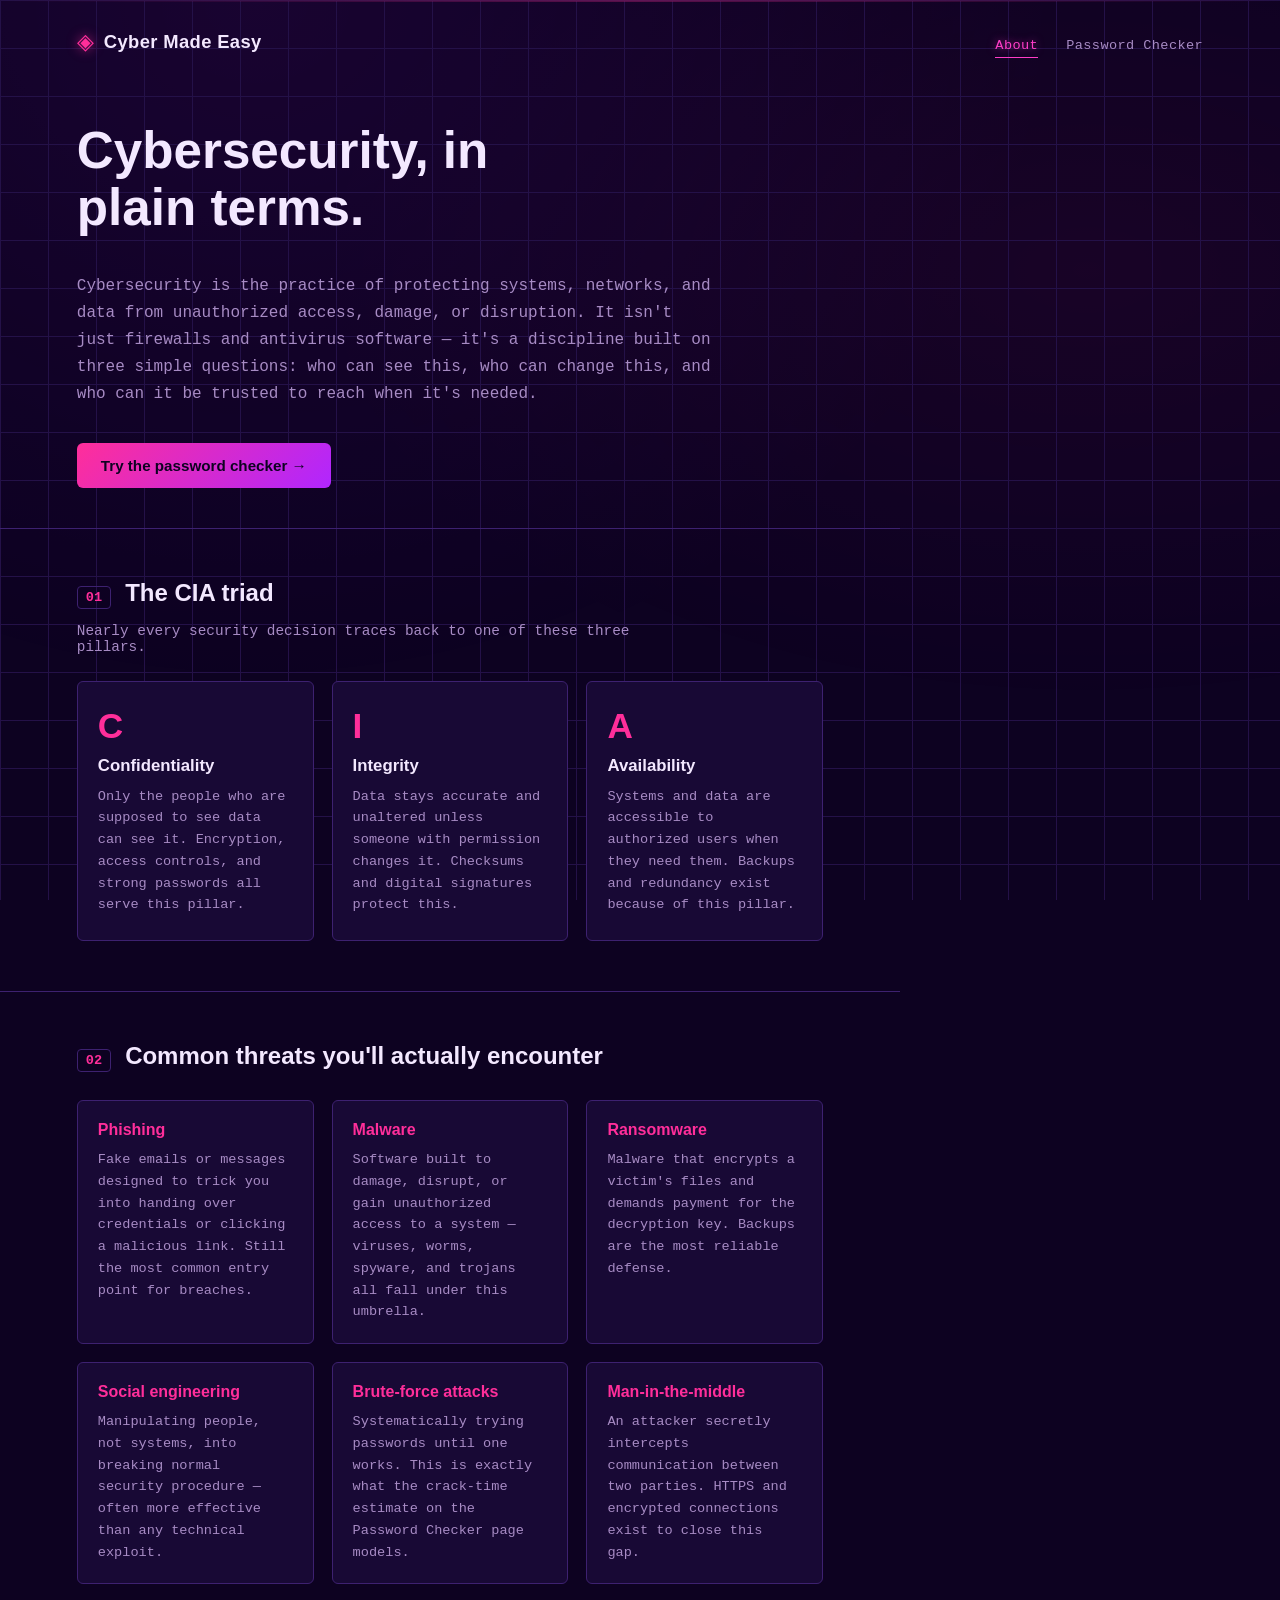
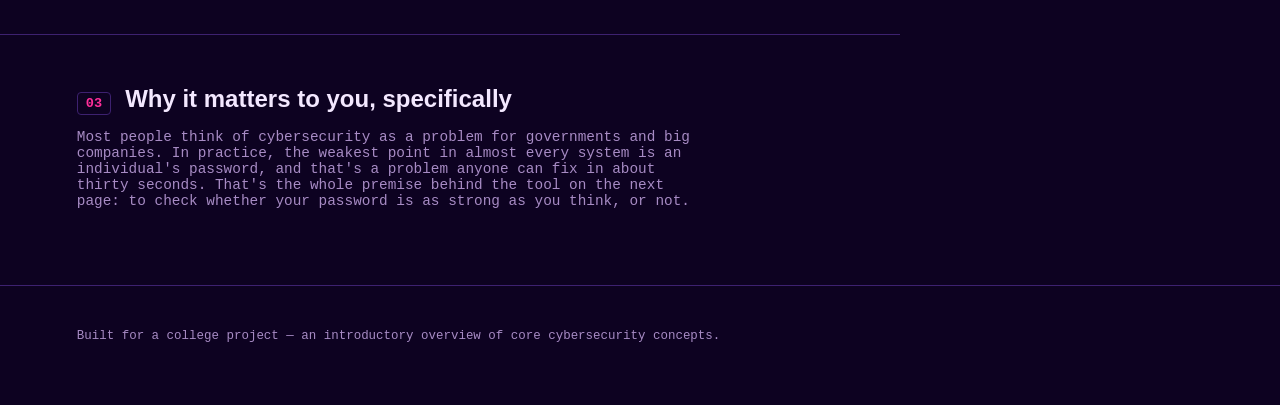
<file: index.html>
<!DOCTYPE html>
<html lang="en">
<head>
<meta charset="UTF-8">
<meta name="viewport" content="width=device-width, initial-scale=1.0">
<title>Cyber Made Easy — About Cybersecurity</title>
<link rel="stylesheet" href="style.css">
</head>
<body>

  <div class="grid-overlay" aria-hidden="true"></div>

  <header class="site-header">
    <div class="brand">
      <span class="brand-mark">◈</span>
      <span class="brand-name" data-text="Cyber Made Easy">Cyber Made Easy</span>
    </div>
    <nav class="site-nav">
      <a href="index.html" class="active">About</a>
      <a href="checker.html">Password Checker</a>
    </nav>
  </header>

  <main>

    <!-- HERO -->
    <section class="hero">
      <h1>Cybersecurity, in<br>plain terms.</h1>
      <p class="lede">
        Cybersecurity is the practice of protecting systems, networks, and data
        from unauthorized access, damage, or disruption. It isn't just firewalls
        and antivirus software — it's a discipline built on three simple questions:
        who can see this, who can change this, and who can it be trusted to
        reach when it's needed.
      </p>
      <a href="checker.html" class="cta-btn">Try the password checker →</a>
    </section>

    <!-- CIA TRIAD -->
    <section class="evidence">
      <h2><span class="section-num">01</span> The CIA triad</h2>
      <p class="section-intro">Nearly every security decision traces back to one of these three pillars.</p>
      <div class="triad-grid">
        <div class="triad-card reveal">
          <span class="triad-letter">C</span>
          <h3>Confidentiality</h3>
          <p>Only the people who are supposed to see data can see it. Encryption, access controls, and strong passwords all serve this pillar.</p>
        </div>
        <div class="triad-card reveal">
          <span class="triad-letter">I</span>
          <h3>Integrity</h3>
          <p>Data stays accurate and unaltered unless someone with permission changes it. Checksums and digital signatures protect this.</p>
        </div>
        <div class="triad-card reveal">
          <span class="triad-letter">A</span>
          <h3>Availability</h3>
          <p>Systems and data are accessible to authorized users when they need them. Backups and redundancy exist because of this pillar.</p>
        </div>
      </div>
    </section>

    <!-- COMMON THREATS -->
    <section class="notes">
      <h2><span class="section-num">02</span> Common threats you'll actually encounter</h2>
      <div class="notes-grid threat-grid">
        <div class="note-card reveal">
          <h3>Phishing</h3>
          <p>Fake emails or messages designed to trick you into handing over credentials or clicking a malicious link. Still the most common entry point for breaches.</p>
        </div>
        <div class="note-card reveal">
          <h3>Malware</h3>
          <p>Software built to damage, disrupt, or gain unauthorized access to a system — viruses, worms, spyware, and trojans all fall under this umbrella.</p>
        </div>
        <div class="note-card reveal">
          <h3>Ransomware</h3>
          <p>Malware that encrypts a victim's files and demands payment for the decryption key. Backups are the most reliable defense.</p>
        </div>
        <div class="note-card reveal">
          <h3>Social engineering</h3>
          <p>Manipulating people, not systems, into breaking normal security procedure — often more effective than any technical exploit.</p>
        </div>
        <div class="note-card reveal">
          <h3>Brute-force attacks</h3>
          <p>Systematically trying passwords until one works. This is exactly what the crack-time estimate on the Password Checker page models.</p>
        </div>
        <div class="note-card reveal">
          <h3>Man-in-the-middle</h3>
          <p>An attacker secretly intercepts communication between two parties. HTTPS and encrypted connections exist to close this gap.</p>
        </div>
      </div>
    </section>

    <!-- WHY IT MATTERS -->
    <section class="evidence">
      <h2><span class="section-num">03</span> Why it matters to you, specifically</h2>
      <p class="section-intro">
        Most people think of cybersecurity as a problem for governments and big
        companies. In practice, the weakest point in almost every system is an
        individual's password, and that's a problem anyone can fix in about
        thirty seconds. That's the whole premise behind the tool on the next page:
        to check whether your password is as strong as you think, or not.
      </p>
    </section>

  </main>

  <footer class="site-footer">
    <p>Built for a college project — an introductory overview of core cybersecurity concepts.</p>
  </footer>

<script src="about.js"></script>
</body>
</html>
</file>
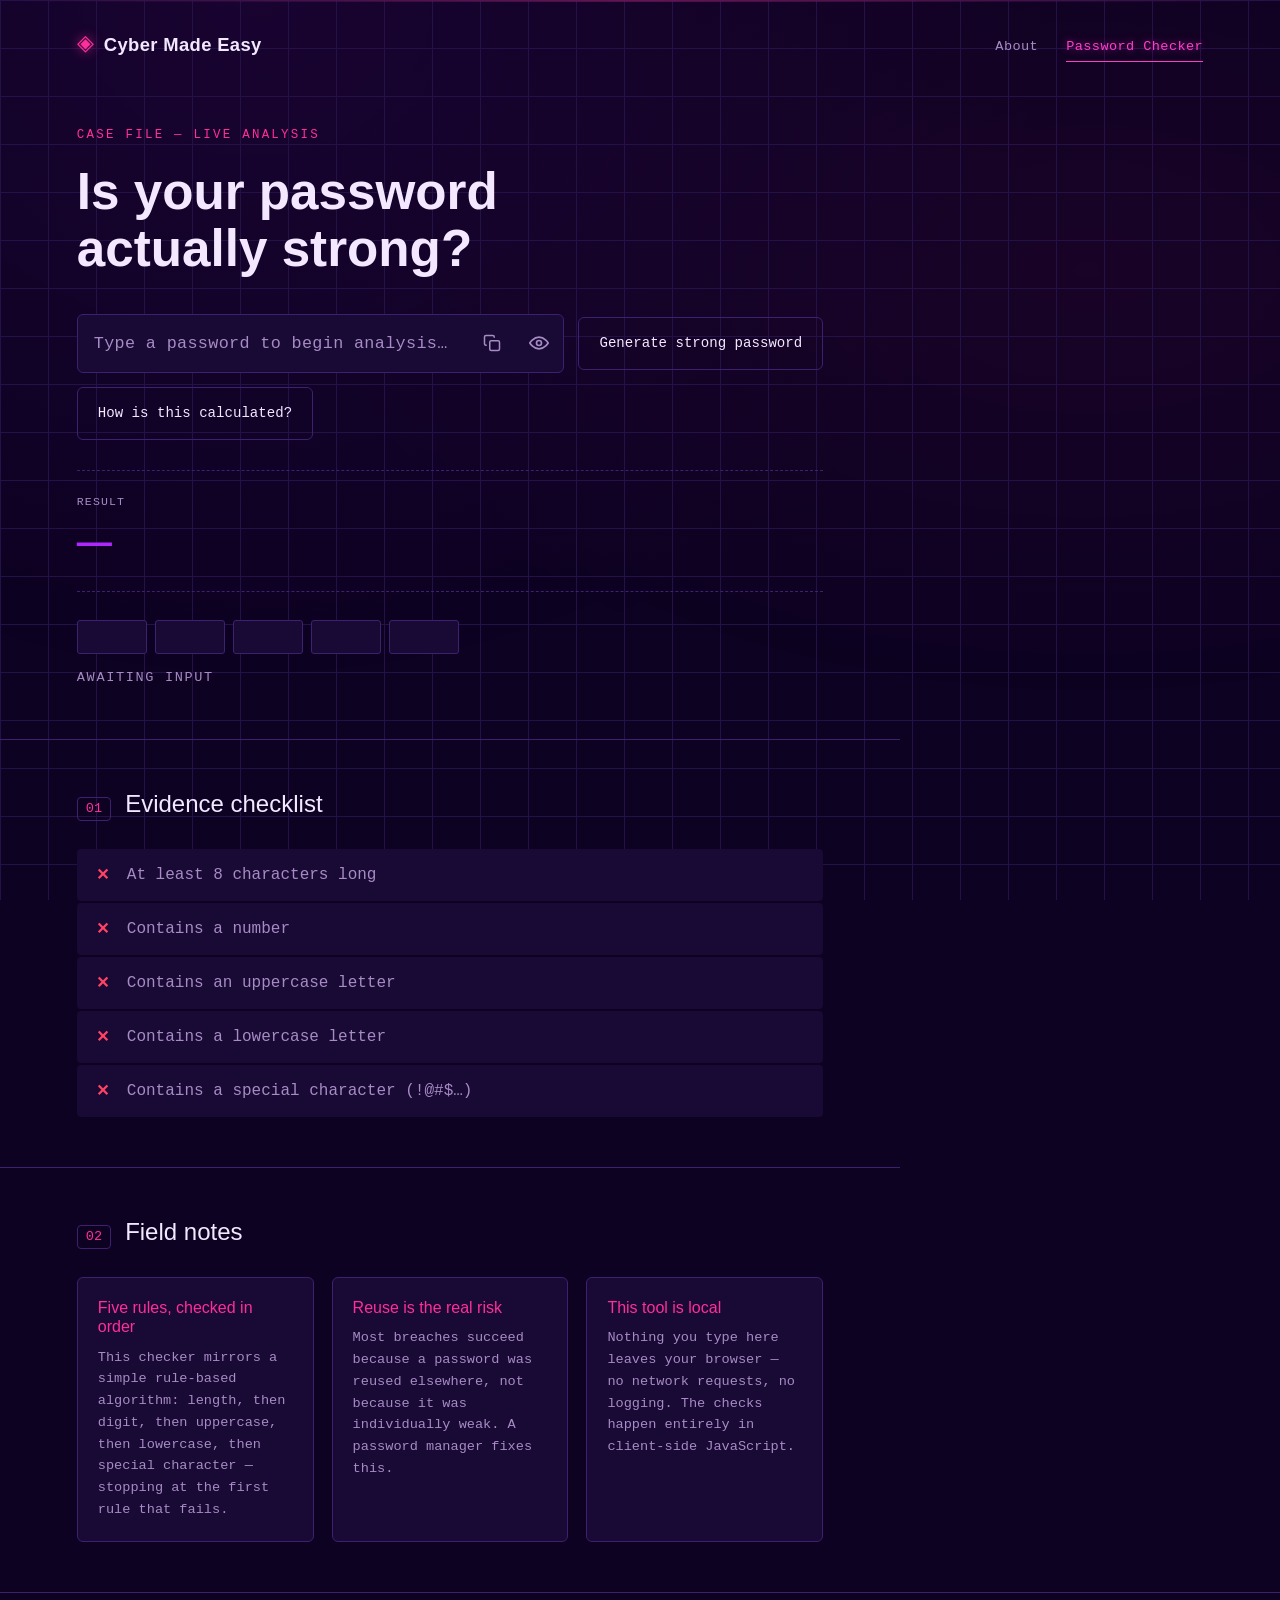
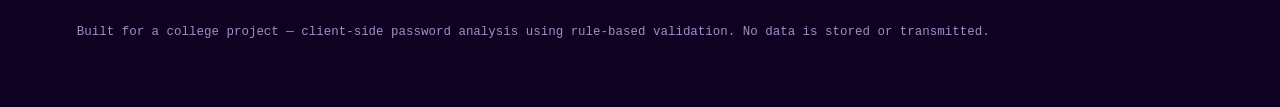
<file: checker.html>
<!DOCTYPE html>
<html lang="en">
<head>
<meta charset="UTF-8">
<meta name="viewport" content="width=device-width, initial-scale=1.0">
<title>Cyber Made Easy — Password Checker</title>
<link rel="stylesheet" href="https://cdn.jsdelivr.net/npm/bootstrap@5.3.3/dist/css/bootstrap.min.css">
<link rel="stylesheet" href="style.css">
</head>
<body>

  <div class="grid-overlay" aria-hidden="true"></div>

  <header class="site-header">
    <div class="brand">
      <span class="brand-mark">◈</span>
      <span class="brand-name" data-text="Cyber Made Easy">Cyber Made Easy</span>
    </div>
    <nav class="site-nav">
      <a href="index.html">About</a>
      <a href="checker.html" class="active">Password Checker</a>
    </nav>
  </header>

  <main>

    <!-- HERO: verdict message mirrors the Python function's return value -->
    <section class="hero">
      <p class="eyebrow">CASE FILE — LIVE ANALYSIS</p>
      <h1>Is your password<br>actually strong?</h1>

      <div class="input-rig">
        <div class="input-wrap">
          <input type="password" id="pwInput" placeholder="Type a password to begin analysis…" autocomplete="off" spellcheck="false">
          <button id="copyBtn" class="icon-btn" type="button" aria-label="Copy password">
            <svg width="18" height="18" viewBox="0 0 24 24" fill="none" stroke="currentColor" stroke-width="2"><rect x="9" y="9" width="13" height="13" rx="2"/><path d="M5 15H4a2 2 0 0 1-2-2V4a2 2 0 0 1 2-2h9a2 2 0 0 1 2 2v1"/></svg>
          </button>
          <button id="toggleVisibility" class="icon-btn" type="button" aria-label="Show password">
            <svg id="eyeIcon" width="20" height="20" viewBox="0 0 24 24" fill="none" stroke="currentColor" stroke-width="2"><path d="M1 12s4-7 11-7 11 7 11 7-4 7-11 7-11-7-11-7z"/><circle cx="12" cy="12" r="3"/></svg>
          </button>
        </div>
        <button id="generateBtn" class="ghost-btn" type="button">Generate strong password</button>
        <button class="ghost-btn" type="button" data-bs-toggle="modal" data-bs-target="#howModal">How is this calculated?</button>
      </div>

      <div class="readout-panel">
        <div class="readout">
          <span class="readout-label">Result</span>
          <span class="readout-value" id="resultMessage">—</span>
        </div>
      </div>

      <div class="brute-sim" id="bruteSim" aria-live="polite">
        <span id="bruteSimText"></span><span class="cursor-blink"></span>
      </div>

      <!-- Signature element: tumbler lock strength meter -->
      <div class="tumbler-lock" id="tumblerLock" aria-hidden="true">
        <div class="pin" data-level="1"></div>
        <div class="pin" data-level="2"></div>
        <div class="pin" data-level="3"></div>
        <div class="pin" data-level="4"></div>
        <div class="pin" data-level="5"></div>
      </div>
      <p class="verdict" id="verdictText">AWAITING INPUT</p>
    </section>

    <!-- EVIDENCE CHECKLIST -->
    <section class="evidence">
      <h2><span class="section-num">01</span> Evidence checklist</h2>
      <ul class="checklist" id="checklist">
        <li data-check="length"><span class="stamp">✕</span><span class="check-text">At least 8 characters long</span></li>
        <li data-check="number"><span class="stamp">✕</span><span class="check-text">Contains a number</span></li>
        <li data-check="upper"><span class="stamp">✕</span><span class="check-text">Contains an uppercase letter</span></li>
        <li data-check="lower"><span class="stamp">✕</span><span class="check-text">Contains a lowercase letter</span></li>
        <li data-check="symbol"><span class="stamp">✕</span><span class="check-text">Contains a special character (!@#$…)</span></li>
      </ul>
    </section>

    <!-- FIELD NOTES -->
    <section class="notes">
      <h2><span class="section-num">02</span> Field notes</h2>
      <div class="notes-grid">
        <div class="note-card">
          <h3>Five rules, checked in order</h3>
          <p>This checker mirrors a simple rule-based algorithm: length, then digit, then uppercase, then lowercase, then special character — stopping at the first rule that fails.</p>
        </div>
        <div class="note-card">
          <h3>Reuse is the real risk</h3>
          <p>Most breaches succeed because a password was reused elsewhere, not because it was individually weak. A password manager fixes this.</p>
        </div>
        <div class="note-card">
          <h3>This tool is local</h3>
          <p>Nothing you type here leaves your browser — no network requests, no logging. The checks happen entirely in client-side JavaScript.</p>
        </div>
      </div>
    </section>

  </main>

  <footer class="site-footer">
    <p>Built for a college project — client-side password analysis using rule-based validation. No data is stored or transmitted.</p>
  </footer>

  <!-- Bootstrap modal: explains the checking logic -->
  <div class="modal fade" id="howModal" tabindex="-1" aria-hidden="true">
    <div class="modal-dialog modal-dialog-centered">
      <div class="modal-content">
        <div class="modal-header">
          <h5 class="modal-title" style="font-family: var(--font-display);">How this checker works</h5>
          <button type="button" class="btn-close" data-bs-dismiss="modal" aria-label="Close"></button>
        </div>
        <div class="modal-body" style="font-size: 0.9rem; line-height: 1.7;">
          <p>Five checks run in order, and the analysis stops at the first one that fails — the same logic as the original rule-based algorithm this tool is built on:</p>
          <ol style="padding-left: 20px;">
            <li>At least 8 characters</li>
            <li>Contains a number</li>
            <li>Contains an uppercase letter</li>
            <li>Contains a lowercase letter</li>
            <li>Contains a special character</li>
          </ol>
          <p>The checklist and lock meter below the input show <em>all five</em> at once, so you can see everything that still needs fixing rather than one issue at a time.</p>
        </div>
      </div>
    </div>
  </div>

  <!-- Toast notification -->
  <div class="toast-container position-fixed bottom-0 end-0 p-3" style="z-index: 1100;">
    <div id="copyToast" class="toast" role="status" aria-live="polite" aria-atomic="true">
      <div class="toast-body" id="toastBody">Copied to clipboard.</div>
    </div>
  </div>

<script src="https://cdn.jsdelivr.net/npm/bootstrap@5.3.3/dist/js/bootstrap.bundle.min.js"></script>
<script src="script.js"></script>
</body>
</html>
</file>
<file: style.css>
/* ===== Tokens — cyberpunk violet/magenta palette ===== */
:root {
  --void: #0D0221;
  --panel: #180935;
  --line: #3D2170;
  --paper: #F3E8FF;
  --dim: #A78BC4;

  --pink: #FF2E9A;
  --magenta: #FF3EC8;
  --violet: #9D4EDD;
  --violet-glow: #B026FF;
  --red: #FF4365;

  --font-display: 'Space Grotesk', 'Segoe UI', sans-serif;
  --font-mono: 'JetBrains Mono', 'Courier New', monospace;
}

@font-face {
  font-family: 'Space Grotesk';
  src: local('Space Grotesk');
}

* { box-sizing: border-box; }

html, body {
  margin: 0;
  padding: 0;
  background: var(--void);
  color: var(--paper);
  font-family: var(--font-mono);
  scroll-behavior: smooth;
}

@media (prefers-reduced-motion: reduce) {
  * { animation-duration: 0.01ms !important; transition-duration: 0.01ms !important; }
}

/* subtle purple grid + glow wash for the "cyberpunk lab" feel */
.grid-overlay {
  position: fixed;
  inset: 0;
  pointer-events: none;
  background-image:
    linear-gradient(var(--line) 1px, transparent 1px),
    linear-gradient(90deg, var(--line) 1px, transparent 1px),
    radial-gradient(ellipse at 20% 0%, rgba(176, 38, 255, 0.15), transparent 55%),
    radial-gradient(ellipse at 85% 30%, rgba(255, 46, 154, 0.10), transparent 50%);
  background-size: 48px 48px, 48px 48px, 100% 100%, 100% 100%;
  opacity: 0.5;
  z-index: 0;
}

/* thin scanline sweep — signature ambient motion */
.grid-overlay::after {
  content: '';
  position: absolute;
  left: 0; right: 0;
  height: 2px;
  background: linear-gradient(90deg, transparent, rgba(255, 46, 154, 0.6), transparent);
  animation: scan 7s linear infinite;
}
@keyframes scan {
  0% { top: -2px; }
  100% { top: 100%; }
}

/* ===== Header ===== */
.site-header {
  position: relative;
  z-index: 1;
  display: flex;
  align-items: baseline;
  justify-content: space-between;
  padding: 28px 6vw 0;
}
.brand { display: flex; align-items: center; gap: 10px; }
.brand-mark { color: var(--pink); font-size: 1.4rem; text-shadow: 0 0 12px rgba(255, 46, 154, 0.7); }
.brand-name {
  font-family: var(--font-display);
  font-weight: 700;
  font-size: 1.15rem;
  letter-spacing: 0.02em;
  position: relative;
  color: var(--paper);
}
/* glitch flicker on the brand name, restrained: fires briefly every few seconds */
.brand-name::before,
.brand-name::after {
  content: attr(data-text);
  position: absolute;
  left: 0; top: 0;
  width: 100%;
  overflow: hidden;
  opacity: 0;
}
.brand-name::before {
  color: var(--pink);
  animation: glitch-a 6s infinite;
  clip-path: inset(0 0 60% 0);
}
.brand-name::after {
  color: var(--violet-glow);
  animation: glitch-b 6s infinite;
  clip-path: inset(60% 0 0 0);
}
@keyframes glitch-a {
  0%, 92%, 100% { opacity: 0; transform: translate(0); }
  93% { opacity: 0.8; transform: translate(-2px, 0); }
  95% { opacity: 0.8; transform: translate(2px, 0); }
  97% { opacity: 0; }
}
@keyframes glitch-b {
  0%, 92%, 100% { opacity: 0; transform: translate(0); }
  93% { opacity: 0.8; transform: translate(2px, 0); }
  95% { opacity: 0.8; transform: translate(-2px, 0); }
  97% { opacity: 0; }
}

.brand-tag { color: var(--dim); font-size: 0.8rem; }

.site-nav { display: flex; gap: 28px; }
.site-nav a {
  color: var(--dim);
  text-decoration: none;
  font-size: 0.85rem;
  letter-spacing: 0.03em;
  padding-bottom: 4px;
  border-bottom: 1px solid transparent;
  transition: color 0.2s, border-color 0.2s, text-shadow 0.2s;
}
.site-nav a:hover { color: var(--paper); }
.site-nav a.active { color: var(--magenta); border-color: var(--magenta); text-shadow: 0 0 8px rgba(255, 62, 200, 0.6); }

/* ===== Hero ===== */
main { position: relative; z-index: 1; }

.hero {
  padding: 64px 6vw 40px;
  max-width: 900px;
}
.eyebrow {
  color: var(--pink);
  font-size: 0.78rem;
  letter-spacing: 0.18em;
  margin: 0 0 18px;
}
.hero h1 {
  font-family: var(--font-display);
  font-weight: 700;
  font-size: clamp(1.9rem, 4.4vw, 3.2rem);
  line-height: 1.12;
  margin: 0 0 36px;
  color: var(--paper);
}

.input-rig { display: flex; flex-wrap: wrap; gap: 14px; align-items: center; margin-bottom: 30px; }

.input-wrap {
  position: relative;
  flex: 1 1 380px;
  display: flex;
  align-items: center;
  background: var(--panel);
  border: 1px solid var(--line);
  border-radius: 6px;
  transition: border-color 0.2s, box-shadow 0.2s;
}
.input-wrap:focus-within { border-color: var(--magenta); box-shadow: 0 0 0 3px rgba(255, 62, 200, 0.15), 0 0 20px rgba(255, 62, 200, 0.15); }

#pwInput {
  flex: 1;
  background: transparent;
  border: none;
  outline: none;
  color: var(--paper);
  font-family: var(--font-mono);
  font-size: 1.05rem;
  padding: 16px 16px;
  letter-spacing: 0.02em;
}
#pwInput::placeholder { color: var(--dim); }

.icon-btn {
  background: none;
  border: none;
  color: var(--dim);
  cursor: pointer;
  padding: 10px 14px;
  display: flex;
  align-items: center;
  transition: color 0.2s;
}
.icon-btn:hover { color: var(--magenta); }

.ghost-btn {
  background: transparent;
  border: 1px solid var(--line);
  color: var(--paper);
  font-family: var(--font-mono);
  font-size: 0.88rem;
  padding: 15px 20px;
  border-radius: 6px;
  cursor: pointer;
  white-space: nowrap;
  transition: border-color 0.2s, color 0.2s, box-shadow 0.2s;
}
.ghost-btn:hover { border-color: var(--violet-glow); color: var(--violet-glow); box-shadow: 0 0 16px rgba(176, 38, 255, 0.25); }

/* Readouts */
.readout-panel {
  display: flex;
  gap: 40px;
  flex-wrap: wrap;
  border-top: 1px dashed var(--line);
  border-bottom: 1px dashed var(--line);
  padding: 22px 0;
  margin-bottom: 28px;
}
.readout { display: flex; flex-direction: column; gap: 6px; }
.readout-label {
  font-size: 0.72rem;
  color: var(--dim);
  letter-spacing: 0.1em;
  text-transform: uppercase;
}
.readout-value {
  font-family: var(--font-display);
  font-size: clamp(1.6rem, 3.4vw, 2.2rem);
  font-weight: 700;
  color: var(--violet-glow);
  transition: color 0.3s, text-shadow 0.3s;
}
.readout.secondary .readout-value { font-size: 1.6rem; color: var(--paper); }
.readout-value small { font-size: 0.9rem; color: var(--dim); font-weight: 400; }

.readout-value.weak { color: var(--red); text-shadow: 0 0 14px rgba(255, 67, 101, 0.35); }
.readout-value.strong { color: var(--pink); text-shadow: 0 0 14px rgba(255, 46, 154, 0.4); }
.readout-value.vstrong { color: var(--violet-glow); text-shadow: 0 0 16px rgba(176, 38, 255, 0.5); }

/* ===== Tumbler lock signature meter ===== */
.tumbler-lock {
  display: flex;
  gap: 8px;
  margin-bottom: 14px;
}
.pin {
  height: 34px;
  flex: 1;
  max-width: 70px;
  background: var(--panel);
  border: 1px solid var(--line);
  border-radius: 3px;
  position: relative;
  overflow: hidden;
  transition: transform 0.25s ease, box-shadow 0.25s ease;
}
.pin::after {
  content: '';
  position: absolute;
  inset: 0;
  background: var(--red);
  transform: translateY(100%);
  transition: transform 0.35s cubic-bezier(.2,.9,.3,1.2), background 0.3s;
}
.pin.lit::after { transform: translateY(0%); }
.pin.lit { transform: translateY(-3px); }
.pin[data-level="1"].lit::after { background: var(--red); }
.pin[data-level="2"].lit::after { background: var(--red); }
.pin[data-level="3"].lit::after { background: var(--pink); }
.pin[data-level="4"].lit::after { background: var(--violet); }
.pin[data-level="5"].lit::after { background: var(--violet-glow); }
.pin[data-level="5"].lit { box-shadow: 0 0 14px rgba(176, 38, 255, 0.5); }

.verdict {
  font-size: 0.85rem;
  letter-spacing: 0.12em;
  color: var(--dim);
  margin: 0 0 10px;
}

/* ===== Brute-force simulation readout (new interactive element) ===== */
.brute-sim {
  font-family: var(--font-mono);
  font-size: 0.85rem;
  color: var(--dim);
  background: var(--panel);
  border: 1px solid var(--line);
  border-left: 3px solid var(--red);
  border-radius: 4px;
  padding: 12px 16px;
  margin: 0 0 20px;
  min-height: 20px;
  display: none;
  overflow: hidden;
  white-space: nowrap;
  text-overflow: ellipsis;
}
.brute-sim.active { display: block; }
.brute-sim .cursor-blink {
  display: inline-block;
  width: 8px;
  height: 14px;
  background: var(--red);
  margin-left: 4px;
  vertical-align: middle;
  animation: blink 0.8s steps(1) infinite;
}
@keyframes blink { 50% { opacity: 0; } }

.lede {
  font-family: var(--font-mono);
  font-size: 1rem;
  line-height: 1.7;
  color: var(--dim);
  max-width: 640px;
  margin: 0 0 34px;
}

.cta-btn {
  display: inline-block;
  background: linear-gradient(135deg, var(--pink), var(--violet-glow));
  color: var(--void);
  font-family: var(--font-display);
  font-weight: 700;
  font-size: 0.95rem;
  text-decoration: none;
  padding: 14px 24px;
  border-radius: 6px;
  transition: transform 0.15s ease, box-shadow 0.15s ease;
}
.cta-btn:hover { transform: translateY(-2px); box-shadow: 0 8px 26px rgba(176, 38, 255, 0.35); }

.section-intro {
  color: var(--dim);
  font-size: 0.9rem;
  margin: -14px 0 26px;
  max-width: 620px;
}

/* CIA triad */
.triad-grid {
  display: grid;
  grid-template-columns: repeat(auto-fit, minmax(220px, 1fr));
  gap: 18px;
}
.triad-card {
  background: var(--panel);
  border: 1px solid var(--line);
  border-radius: 6px;
  padding: 24px 20px;
  position: relative;
  transition: transform 0.2s ease, border-color 0.2s ease, box-shadow 0.2s ease;
}
.triad-card:hover {
  transform: translateY(-4px);
  border-color: var(--violet-glow);
  box-shadow: 0 10px 30px rgba(176, 38, 255, 0.18);
}
.triad-letter {
  display: block;
  font-family: var(--font-display);
  font-size: 2.2rem;
  font-weight: 700;
  color: var(--pink);
  margin-bottom: 10px;
}
.triad-card h3 {
  font-family: var(--font-display);
  font-size: 1.05rem;
  margin: 0 0 10px;
  color: var(--paper);
}
.triad-card p {
  font-size: 0.85rem;
  line-height: 1.6;
  color: var(--dim);
  margin: 0;
}

/* ===== Evidence checklist ===== */
.evidence, .notes {
  padding: 50px 6vw;
  border-top: 1px solid var(--line);
  max-width: 900px;
}
h2 {
  font-family: var(--font-display);
  font-size: 1.5rem;
  display: flex;
  align-items: baseline;
  gap: 14px;
  margin: 0 0 28px;
}
.section-num {
  font-family: var(--font-mono);
  font-size: 0.85rem;
  color: var(--pink);
  border: 1px solid var(--line);
  padding: 3px 8px;
  border-radius: 4px;
}

.checklist {
  list-style: none;
  margin: 0;
  padding: 0;
  display: grid;
  gap: 2px;
}
.checklist li {
  display: flex;
  align-items: center;
  gap: 14px;
  padding: 14px 16px;
  background: var(--panel);
  border-radius: 4px;
  color: var(--dim);
  transition: color 0.2s, background 0.2s;
}
.stamp {
  font-family: var(--font-display);
  font-weight: 700;
  color: var(--red);
  width: 20px;
  text-align: center;
  transition: color 0.2s;
}
.checklist li.pass { color: var(--paper); }
.checklist li.pass .stamp { color: var(--violet-glow); text-shadow: 0 0 8px rgba(176, 38, 255, 0.6); }

/* ===== Field notes ===== */
.notes-grid {
  display: grid;
  grid-template-columns: repeat(auto-fit, minmax(230px, 1fr));
  gap: 18px;
}
.note-card {
  background: var(--panel);
  border: 1px solid var(--line);
  border-radius: 6px;
  padding: 20px;
  transition: transform 0.2s ease, border-color 0.2s ease, box-shadow 0.2s ease;
}
.note-card:hover {
  transform: translateY(-4px);
  border-color: var(--magenta);
  box-shadow: 0 10px 30px rgba(255, 46, 154, 0.15);
}
.note-card h3 {
  font-family: var(--font-display);
  font-size: 1rem;
  margin: 0 0 10px;
  color: var(--pink);
}
.note-card p {
  font-size: 0.85rem;
  line-height: 1.6;
  color: var(--dim);
  margin: 0;
}
.note-card code {
  background: var(--void);
  padding: 1px 6px;
  border-radius: 3px;
  color: var(--violet-glow);
  font-size: 0.82rem;
}

/* ===== Footer ===== */
.site-footer {
  position: relative;
  z-index: 1;
  padding: 30px 6vw 50px;
  border-top: 1px solid var(--line);
  color: var(--dim);
  font-size: 0.78rem;
}

/* ===== Bootstrap component overrides (dark cyberpunk skin) ===== */
.modal-content {
  background: var(--panel);
  color: var(--paper);
  border: 1px solid var(--line);
}
.modal-header, .modal-footer { border-color: var(--line); }
.btn-close { filter: invert(1) grayscale(1) brightness(1.8); }
.btn-cyber {
  background: linear-gradient(135deg, var(--pink), var(--violet-glow));
  border: none;
  color: var(--void);
  font-family: var(--font-mono);
  font-weight: 700;
}
.btn-cyber:hover { color: var(--void); opacity: 0.9; }
.toast {
  background: var(--panel);
  border: 1px solid var(--violet-glow);
  color: var(--paper);
  box-shadow: 0 0 20px rgba(176, 38, 255, 0.3);
}

/* ===== Scroll reveal (About page) ===== */
.reveal {
  opacity: 0;
  transform: translateY(24px);
  transition: opacity 0.6s ease, transform 0.6s ease;
}
.reveal.visible {
  opacity: 1;
  transform: translateY(0);
}

/* ===== Responsive ===== */
@media (max-width: 560px) {
  .site-header { flex-direction: column; gap: 4px; }
  .hero { padding: 40px 6vw 30px; }
  .readout-panel { gap: 24px; }
}

/* Keyboard focus visibility */
button:focus-visible, input:focus-visible {
  outline: 2px solid var(--magenta);
  outline-offset: 2px;
}
</file>
